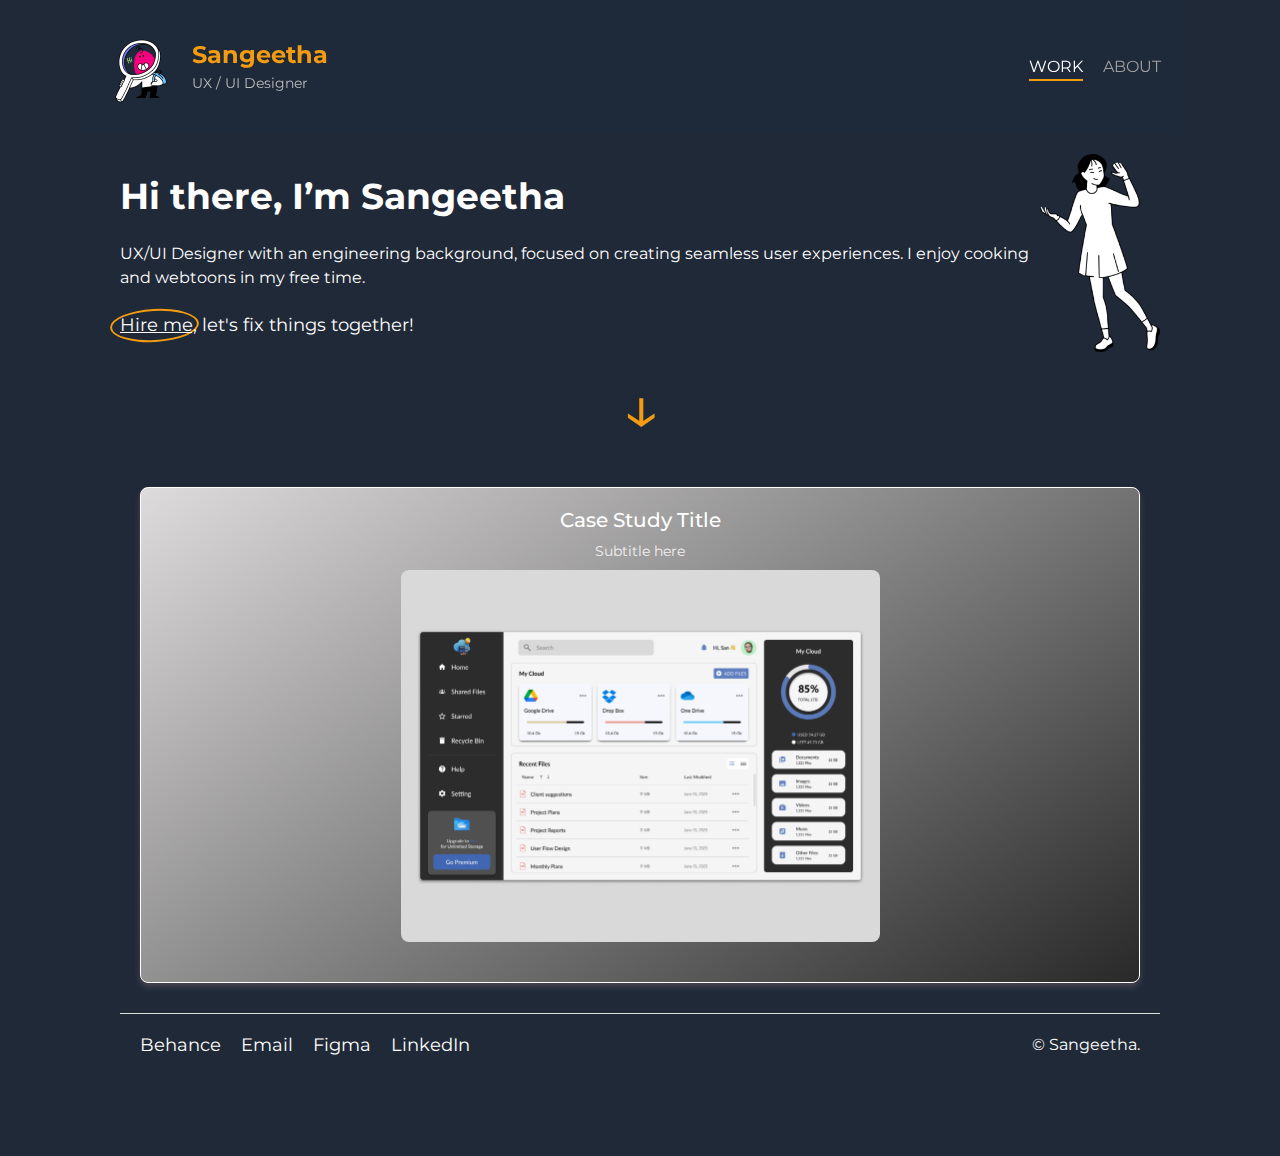
<file: index.html>
<!DOCTYPE html>
<html lang="en">
<head>
  <meta charset="UTF-8">
  <meta name="viewport" content="width=device-width, initial-scale=1.0">
  <title>Sangeetha Portfolio</title>
      <!-- Add the favicon code here -->
      <link rel="icon" href="favicon.ico" type="image/x-icon">
      <!-- You can add alternative formats if needed -->
      <link rel="icon" href="favicon.png" type="image/png">
      <link rel="icon" href="favicon.svg" type="image/svg+xml">
  <link href="https://fonts.googleapis.com/css2?family=Montserrat:wght@400;500;700&display=swap" rel="stylesheet">
  <link rel="stylesheet" href="styles.css">
</head>
<body>
  <div class="container">
    <!-- Header Section -->
    <header>
      <div class="logo">
        <img src="logo.png" alt="Sangeetha Logo" class="profile-icon">
        <div class="title">
          <h1>Sangeetha</h1>
          <p>UX / UI Designer</p>
        </div>
      </div>

       <!-- Mobile Menu Icon (Hamburger) -->
       <div class="menu-icon" id="menu-icon" onclick="toggleMenu()">
       <div class="bar"></div>
       <div class="bar"></div>
      </div>
      <nav>
        <ul id="nav-links">
          <li><a href="index.html" class="active">WORK</a></li>
          <li><a href="about.html">ABOUT</a></li>
        </ul>
      </nav>

      <script src="nav.js"></script>
    </header>

    <!-- Hero Section -->
    <section class="hero">
      <div class="hero-text">
        <h2>Hi there, I’m Sangeetha</h2>
        <p>
          UX/UI Designer with an engineering background, focused on creating seamless user experiences. 
          I enjoy cooking and webtoons in my free time.
        </p>
        <a href="mailto:sangeetha11701@gmail.com" class="link">Hire me,</a>  let's fix things together!
      </div>
      <div class="hero-illustration">
        <img src="illustration.png" alt="Illustration of Sangeetha">
      </div>
    </section>
    <!-- Down Arrow Icon -->
    <div class="arrow-container">
      <span class="down-arrow">↓</span>
    </div>
    <!-- Case Study Section -->
    <section class="case-study">
      <a href="https://your-link.com" class="case-study-card">
        <div class="inner-card">
          <h3>Case Study Title</h3>
          <p>Subtitle here</p>
          <img src="case-study-image.jpg" alt="Case Study Thumbnail" class="case-study-image">
        </div>
      </a>
    </section>
    <footer>
      <div class="footer-left">
          <a href="https://www.behance.net/sangeetsreedha" target="_blank">Behance</a>
          <!-- <a href="https://dribbble.com/san9eetha" target="_blank">Dribbble</a> -->
          <a href="mailto:sangeetha11701@gmail.com">Email</a>
          <a href="https://www.figma.com/@sangeethams" target="_blank">Figma</a>
          <a href="https://www.linkedin.com/in/sangeetha-602ab3225?lipi=urn%3Ali%3Apage%3Ad_flagship3_profile_view_base%3Bz6%2Fh%2FWsjSHeGFh8I1UbR%2FQ%3D%3D" target="_blank">LinkedIn</a>
      </div>
      <div class="footer-right">
          © Sangeetha.
      </div>
  </footer>  
  </div>
</body>
</html>
</file>
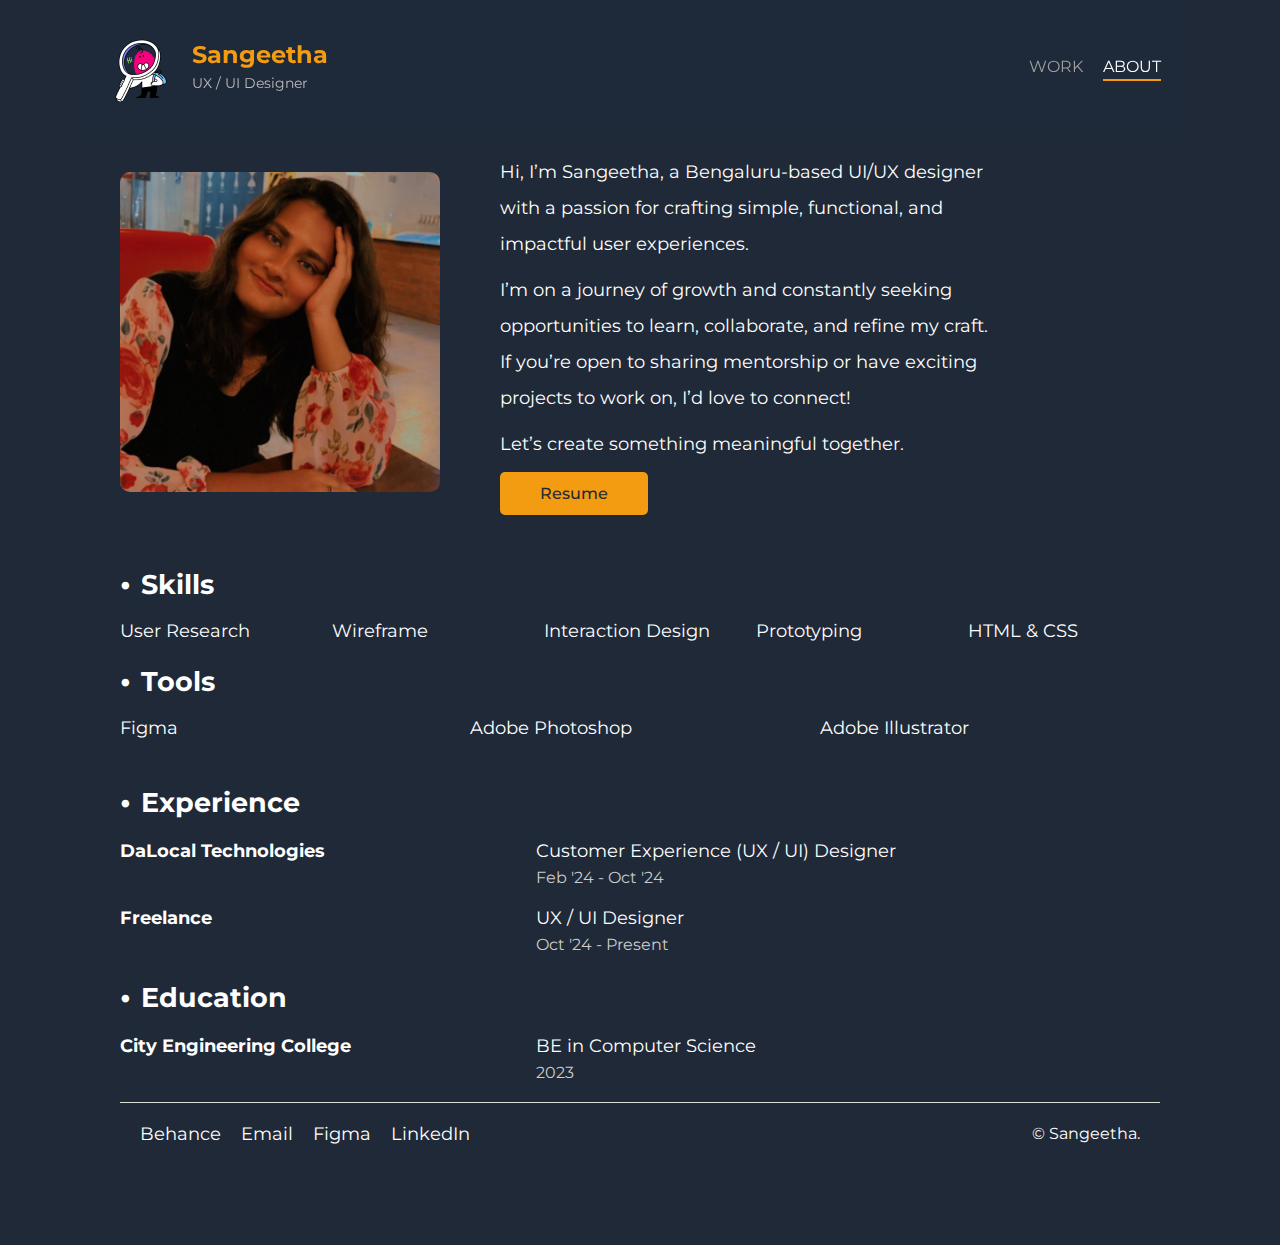
<file: about.html>
<!DOCTYPE html>
<html lang="en">
<head>
  <meta charset="UTF-8">
  <meta name="viewport" content="width=device-width, initial-scale=1.0">
  <title>Sangeetha Portfolio</title>
      <!-- Add the favicon code here -->
      <link rel="icon" href="favicon.ico" type="image/x-icon">
      <!-- You can add alternative formats if needed -->
      <link rel="icon" href="favicon.png" type="image/png">
      <link rel="icon" href="favicon.svg" type="image/svg+xml">
  <link href="https://fonts.googleapis.com/css2?family=Montserrat:wght@400;500;700&display=swap" rel="stylesheet">
  <link rel="stylesheet" href="styless.css">
</head>
<body>
  <div class="container">
    <!-- Header Section -->
    <header>
      <div class="logo">
        <img src="logo.png" alt="Sangeetha Logo" class="profile-icon">
        <div class="title">
          <h1>Sangeetha</h1>
          <p>UX / UI Designer</p>
        </div>
      </div>
      <!-- Mobile Menu Icon (Hamburger) -->
       <div class="menu-icon" id="menu-icon" onclick="toggleMenu()">
       <div class="bar"></div>
       <div class="bar"></div>
       </div>
        <nav>
          <ul id="nav-links">
         <li><a href="index.html" >WORK</a></li>
         <li><a href="about.html" class="active">ABOUT</a></li>
         </ul>
        </nav>

        <script src="nav.js"></script>
       </header>

    <!-- About Section -->
    <div class="about-section">
        <div class="about-image">
          <img src="Profile-2.jpg" alt="Profile Image" />
        </div>
        <div class="about-text">
          <p>
            Hi, I’m Sangeetha, a Bengaluru-based UI/UX designer with a passion for crafting simple, functional, and impactful user experiences.
          </p>
          <p>
            I’m on a journey of growth and constantly seeking opportunities to learn, collaborate, and refine my craft. If you’re open to sharing mentorship or have exciting projects to work on, I’d love to connect!
          </p>
          <p>Let’s create something meaningful together.</p>
          <button onclick="location.href='resume.pdf'">Resume</button>
        </div>
      </div>
      
     <!-- Skills Section -->
     <section id="skills-section">
        <h2>Skills</h2>
        <div class="skills-grid">
          <div>User Research</div>
          <div>Wireframe</div>
          <div>Interaction Design</div>
          <div>Prototyping</div>
          <div>HTML & CSS</div>
        </div>
      </section>

        <!-- tools Section -->
     <section id="tools-section">
        <h2>Tools</h2>
        <div class="tools-grid">
            <div>Figma</div>
            <div>Adobe Photoshop</div>
            <div>Adobe Illustrator</div>
        </div>
      </section>
          

      <!-- Experience Section -->
      <div class="experience-section">
        <h2>Experience</h2>
        <div class="experience-item">
          <div class="company">DaLocal Technologies</div>
          <div class="details">
            <div class="role">Customer Experience (UX / UI) Designer</div>
            <div class="dates">Feb '24 - Oct '24</div>
          </div>
        </div>
        <div class="experience-item">
          <div class="company">Freelance</div>
          <div class="details">
            <div class="role">UX / UI Designer</div>
            <div class="dates">Oct '24 - Present</div>
          </div>
        </div>
      </div>      

      <!-- Education Section -->
    <div class="education-section">
        <h2>Education</h2>
        <div class="education-item">
          <div class="company">City Engineering College</div>
          <div class="details">
            <div class="role">BE in Computer Science</div>
            <div class="dates">2023</div>
          </div>
        </div>
        
    <!-- Footer Section -->
    <footer>
      <div class="footer-left">
          <a href="https://www.behance.net/sangeetsreedha" target="_blank">Behance</a>
          <!-- <a href="https://dribbble.com/san9eetha" target="_blank">Dribbble</a> -->
          <a href="mailto:sangeetha11701@gmail.com">Email</a>
          <a href="https://www.figma.com/@sangeethams" target="_blank">Figma</a>
          <a href="https://www.linkedin.com/in/sangeetha-602ab3225?lipi=urn%3Ali%3Apage%3Ad_flagship3_profile_view_base%3Bz6%2Fh%2FWsjSHeGFh8I1UbR%2FQ%3D%3D" target="_blank">LinkedIn</a>
      </div>
      <div class="footer-right">
          © Sangeetha.
      </div>
    </footer> 
  </div>
</body>
</html>
</file>
<file: styles.css>
/* General Reset */
* {
  margin: 0;
  padding: 0;
  box-sizing: border-box;
 }

body {
  font-family: 'Montserrat', sans-serif;
  color: #fff;
  background: #1F2937;
  margin: 0;
  }

/* Container */
.container {
  max-width: 1200px;
  margin: 0 auto;
  padding-top: 24px;
  padding: 80px;
  padding-top: initial;
  }
  /* Header Section */
  header {
    position: fixed; /* Fix the header in place */
    top: 0; /* Ensure it's at the top */
    left: 80px;
    width: 86%;
    display: flex;
    justify-content: space-between;
    align-items: center;
    padding: 12px; /* Add padding instead of margin-bottom */
    background-color: rgba(30, 41, 59, 0.8); /* 80% opaque navy blue */
    z-index: 100; /* Keep it on top of other content */
  }

  body {
    margin: 0;
    padding-top: 12%; /* Adjust this to match your header height */
  }
  

.logo {
  display: flex;
  align-items: center;
}

.profile-icon {
  width: 82px;
  height: 82px;
  border-radius: 50%;
  margin-right: 10px;
  margin-block-start: 10px;
}

.title h1 {
  font-size: 24px;
  margin-bottom: 5px;
  color: #f39c12;
}

.title p {
  font-size: 14px;
  color: #bbb;
}

nav ul {
  list-style: none;
  display: flex;
  gap: 20px;
}

nav ul li a {
  text-decoration: none;
  color: #9e9e9e;
  font-size: 16px;
  position: relative;
}

nav ul li a.active,
nav ul li a:hover {
  color: #fff;
}

nav ul li a.active::after,
nav ul li a:hover::after {
  content: "";
  display: block;
  width: 100%;
  height: 2px;
  background: #f39c12;
  position: absolute;
  bottom: -5px;
  left: 0;
}

/* Smooth scrolling */
html {
  scroll-behavior: smooth;
}

/* Hero Section Styling */
.hero {
  display: flex;
  justify-content: space-between;
  align-items: center;
}

.hero-text h2 {
  font-size: 36px;
  margin-bottom: 24px;
}

.hero-text p {
  font-size: 16px;
  margin-bottom: 24px;
  line-height: 1.5;
}

/* Link Styling with Circular Effect */
.hero-text a {
  text-decoration: underline;
  color: #ffffff;
  font-weight: 400;
  position: relative;
}

.hero-text a::before {
  content: '';
  position: absolute;
  top: -5px;
  left: -10px;
  width: 110%;
  height: 130%;
  border: 2px solid #f39c12;
  border-radius: 50%;
  z-index: -1;
  background: none;
  transform: rotate(-3deg);
}

.hero-illustration img {
  max-width: 120px;
}

/* Down Arrow Styling */
.arrow-container {
  display: flex;
  justify-content: center;
  align-items: center;
  height: 100px; /* Adjust based on your design */
}

.down-arrow {
  font-size: 78px;
  color: #f39c12;
  animation: float 2s infinite; /* Adjusted timing for smooth animation */
}

/* Floating Animation */
@keyframes float {
  0% {
    transform: translateY(0);
  }
  50% {
    transform: translateY(-10px);
  }
  100% {
    transform: translateY(0);
  }
}

/* Case Study Section */
.case-study {
  display: flex;
  justify-content: center;
  align-items: center;
  padding: 30px 0;
}

/* Outer Case Study Card */
.case-study-card {
  background: linear-gradient(145deg, #dddbdb, #292929);
  border-radius: 8px;
  box-shadow: 0 4px 6px rgba(170, 139, 139, 0.3);
  padding: 20px;
  text-align: left;
  max-width: 1000px;
  max-height: 500px;
  width: 100%;
  border: 1px solid #ffffff;
  text-decoration: none;
  display: block; /* Makes the entire card clickable */
  transition: transform 0.2s ease, box-shadow 0.2s ease;
}

.case-study-card:hover {
  transform: translateY(-5px);
  box-shadow: 0 8px 12px rgba(170, 139, 139, 0.5);
}

/* Inner Card Styling */
.inner-card {
  display: flex;
  border-radius: 8px;
  flex-direction: column;
  align-items: center;
}

/* Image Inside Card */
.case-study-image {
  width: 50%;
  height: auto;
  border-radius: 8px;
  margin-bottom: 20px;
}

/* Title Inside Card */
.case-study-card h3 {
  margin: 0;
  font-size: 20px;
  font-weight: 500;
  color: #ffffff;
}

/* Subtitle Inside Card */
.case-study-card p {
  font-size: 14px;
  color: #f2f0f0;
  margin: 10px 0;
}

/* Arrow Link Styling (Optional, if needed inside the card) */
.case-study-card .arrow-link {
  text-decoration: none;
  color: #fdfbf9;
  font-size: 24px;
  font-weight: 700;
  display: inline-block;
  margin-top: 10px;
}

/* Footer */
footer {
  border-top-color: #fdfbf9;
  display: flex;
  justify-content: space-between;
  align-items: center;
  padding-left: 10px;
  padding-right: 10px;
  padding-top: 50px;
  color: #fff;
  border-top: 0.5px solid #dadfda;
}

.footer-left a {
  margin-right: 15px;
  color: #fff;
  text-decoration: none;
}

.footer-left a:hover {
  text-decoration: underline;
}

.footer-right {
  font-size: 16px;
}

/* Mobile Devices (Small screens) */
@media screen and (max-width: 767px) {
  header {
    left: 0; /* Remove left offset for mobile */
    width: 100%; /* Make the header full-width */
  }

  body {
    font-size: 14px;
  }

  .container {
    padding: 40px;
  }

  .logo {
    
    justify-content: flex-start;
    align-items: center;
    text-align: left;
  }

  .profile-icon {
    width: 50px;
    height: 50px;
    margin-bottom: px;
  }

  .title h1 {
    font-size: 14px;
    margin-bottom: 5px;
  }
  
  .title p {
    font-size: 10px;
    color: #bbb;
  }

  /* Mobile Navigation */
  nav ul {
    display: none; /* Hide default nav links */
  }

  .menu-icon {
    display: flex; /* Show menu icon on mobile */
    cursor: pointer;
    flex-direction: column;
    gap: 5px;
    margin-left: auto; /* Push hamburger icon to the right */
    padding-right: 10px; /* Add 40px padding to the right */
  }

  .menu-icon .bar {
    width: 24px;
    height: 3px;
    background-color: #fff;
    border-radius: 5px;
  }

  /* Mobile Menu Links */
  #nav-links {
    display: none;
    position: absolute;
    top: 60px;
    right: 20px;
    background-color: #1f2937;
    flex-direction: column;
    gap: 10px;
    padding: 10px;
    border-radius: 8px;
    box-shadow: 0px 4px 6px rgba(0, 0, 0, 0.2);
  }

  #nav-links li a {
    color: #fff;
    font-size: 18px;
  }

  /* Show Menu when "show" class is added */
    #nav-links.show {
      display: flex;
  }

  .hero {
    flex-direction: column;
    text-align: center;
  }

  .hero-text h2 {
    font-size: 24px;
  }

  .hero-text p {
    font-size: 14px;
  }

  .hero-illustration img {
    padding-top: 38px;
    max-width: 82px;
  }

  .down-arrow {
    font-size: 48px;
  }

  .case-study-card {
    max-width: 100%;
    padding: 15px;
  }

  footer {
    flex-direction: column;
    align-items: center;
    text-align: center;
    padding: 30px;
  }

  .footer-left a {
    margin-bottom: 18px;
  }

    .footer-right {
      margin-top: 20px;
    }
  }


/* Tablet Devices (Medium screens) */
@media screen and (min-width: 768px) and (max-width: 1024px) {
 
  
  body {
    font-size: 16px;
  }

  header {
    padding: 15px;
  }

  .hero-text h2 {
    font-size: 28px;
  }

  .down-arrow {
    font-size: 56px;
  }

  footer {
    padding: 20px;
  }

  .footer-left a {
    margin-right: 12px;
  }
}

/* Desktop Devices (Large screens) */
@media screen and (min-width: 1025px) {
  body {
    font-size: 18px;
  }

  header {
    padding: 20px;
  }

  .hero-text h2 {
    font-size: 36px;
  }

  .down-arrow {
    font-size: 68px;
  }

  footer {
    padding: 20px;
  }

  .footer-left a {
    margin-right: 15px;
  }
}
</file>
<file: styless.css>
/* General Reset */
* {
    margin: 0;
    padding: 0;
    box-sizing: border-box;
  }
  
  body {
    font-family: 'Montserrat', sans-serif;
    color: #fff;
    background: #1F2937;
    margin: 0;
  }
  
  /* Container */
  .container {
    max-width: 1200px;
    margin: 0 auto;
    padding-top: 24px;
    padding: 80px;
    padding-top: initial;
  }
  
  /* Header Section */
  header {
    position: fixed; /* Fix the header in place */
    top: 0; /* Ensure it's at the top */
    left: 80px;
    width: 86%;
    display: flex;
    justify-content: space-between;
    align-items: center;
    padding: 12px; /* Add padding instead of margin-bottom */
    background-color: rgba(30, 41, 59, 0.8); /* 80% opaque navy blue */
    z-index: 100; /* Keep it on top of other content */
  }

  body {
    margin: 0;
    padding-top: 12%; /* Adjust this to match your header height */
  }
  

.logo {
  display: flex;
  align-items: center;
}

.profile-icon {
  width: 82px;
  height: 82px;
  border-radius: 50%;
  margin-right: 10px;
  margin-block-start: 10px;
}

.title h1 {
  font-size: 24px;
  margin-bottom: 5px;
  color: #f39c12;
}

.title p {
  font-size: 14px;
  color: #bbb;
}

nav ul {
  list-style: none;
  display: flex;
  gap: 20px;
}

nav ul li a {
  text-decoration: none;
  color: #9e9e9e;
  font-size: 16px;
  position: relative;
}

nav ul li a.active,
nav ul li a:hover {
  color: #fff;
}

nav ul li a.active::after,
nav ul li a:hover::after {
  content: "";
  display: block;
  width: 100%;
  height: 2px;
  background: #f39c12;
  position: absolute;
  bottom: -5px;
  left: 0;
}

/* Smooth scrolling */
html {
  scroll-behavior: smooth;
}

    /* About Section */
  .about-section {
    display: flex;
    align-items: center;
    gap: 60px; /* Space between the image and text */
    padding-bottom: 50px;
    color: #ffffff; /* White text */
  }
  
  .about-image img {
    width: 320px;
    height: 320px;
    border-radius: 10px;
    background-color: #f5f5f5; /* Light pink background for placeholder */
  }
  
  .about-text {
    max-width: 500px;
  }
  
  /*.about-text h1 {
    font-size: 1.8rem;
    margin-bottom: 10px;
    font-weight: 600;
  }/*/
  
  .about-text p {
    margin-bottom: 10px;
    line-height: 2;
    
  }
  
  button {
    background-color: #f39c12;
    border-color: #f39c12;
    color: #1F2937;
    font-family: 'Montserrat', sans-serif;
    font-weight: 500;
    border: 8px;
    padding: 12px 40px;
    cursor: pointer;
    font-size: 1rem;
    border-radius: 5px;
    transition: background-color 0.3s;
    
  }
  
  button:hover {
    background-color: #edeae6;
    color: #1F2937;
    border-color: #f39c12;
  }
  
  .skills-grid {
    display: flex;
     /* Allows items to wrap to the next line */
    /* Evenly distributes items with equal spacing */
    gap: 20px; /* Space between items */
    padding-bottom: 20px;
  }

  .skills-grid div {
    flex: 1 1 calc(40% - 20px); /* Adjust width to take up one-third minus gap */
    text-align: match-patent; /* Center-align text */
    padding-top: 18px;
  }

  h2::before {
    content: "•"; /* Dot icon */
    margin-right: 10px; /* Space between the dot and the text */
    font-size: 30px;
    color: #fff;
  }

  .tools-grid {
    display: flex;
     /* Allows items to wrap to the next line */
    /* Evenly distributes items with equal spacing */
    gap: 10px; /* Space between items */
    padding-bottom: 20px;
  }

  .tools-grid div {
    flex: 1 1 calc(40% - 20px); /* Adjust width to take up one-third minus gap */
    text-align: match-patent; /* Center-align text */
    padding-top: 18px;
  }

  .experience-section {
    display: flex;
    flex-direction: column;
    gap: 20px; /* Space between each experience item */
    color: #ffffff; /* White text */
    padding-top: 24px;
  }
  
  .experience-item {
    display: flex;
    justify-content: space-between;
    align-items: flex-start;
  }
  
  .company {
    font-weight: bold;
    width: 40%; /* Adjust width of the left column */
  }
  
  .details {
    text-align: left;
    width: 60%; /* Adjust width of the right column */
  }
  
  .role {
    margin-bottom: 5px; /* Space between role and dates */
  }
  
  .dates {
    color: #cccccc; /* Slightly lighter text color for dates */
    font-size: 0.9em; /* Smaller font size for dates */
  }
  
  .education-section {
    display: flex;
    flex-direction: column;
    gap: 20px; /* Space between each experience item */
    color: #ffffff; /* White text */
    padding-top: 24px;
  }
  
  .education-item {
    display: flex;
    justify-content: space-between;
    align-items: flex-start;
  }
  
  .company {
    font-weight: bold;
    width: 40%; /* Adjust width of the left column */
  }
  
  .details {
    text-align: left;
    width: 60%; /* Adjust width of the right column */
  }
  
  .role {
    margin-bottom: 5px; /* Space between role and dates */
  }
  
  .dates {
    color: #cccccc; /* Slightly lighter text color for dates */
    font-size: 0.9em; /* Smaller font size for dates */
  }
  

/* Footer */
footer {
  border-top-color: #fdfbf9;
  display: flex;
  justify-content: space-between;
  align-items: center;
  padding-left: 10px;
  padding-right: 10px;
  padding-top: 20px;
  color: #fff;
  border-top: 0.5px solid #dadfda;
}

.footer-left a {
  margin-right: 15px;
  color: #fff;
  text-decoration: none;
}

.footer-left a:hover {
  text-decoration: underline;
}

.footer-right {
  font-size: 16px;
}

/* Mobile Devices (Small screens) */
@media screen and (max-width: 767px) {
  header {
    left: 0; /* Remove left offset for mobile */
    width: 100%; /* Make the header full-width */
  }

  body {
    font-size: 14px;
  }

  .container {
    padding: 40px;
  }

  .logo {
    
    justify-content: flex-start;
    align-items: center;
    text-align: left;
  }

  .profile-icon {
    width: 50px;
    height: 50px;
    margin-bottom: px;
  }

  .title h1 {
    font-size: 14px;
    margin-bottom: 5px;
  }
  
  .title p {
    font-size: 10px;
    color: #bbb;
  }

  /* Mobile Navigation */
  nav ul {
    display: none; /* Hide default nav links */
  }

  .menu-icon {
    display: flex; /* Show menu icon on mobile */
    cursor: pointer;
    flex-direction: column;
    gap: 5px;
    margin-left: auto; /* Push hamburger icon to the right */
    padding-right: 10px; /* Add 40px padding to the right */
  }

  .menu-icon .bar {
    width: 24px;
    height: 3px;
    background-color: #fff;
    border-radius: 5px;
  }

  /* Mobile Menu Links */
  #nav-links {
    display: none;
    position: absolute;
    top: 60px;
    right: 20px;
    background-color: #1f2937;
    flex-direction: column;
    gap: 10px;
    padding: 10px;
    border-radius: 8px;
    box-shadow: 0px 4px 6px rgba(0, 0, 0, 0.2);
  }

  #nav-links li a {
    color: #fff;
    font-size: 18px;
  }

  /* Show Menu when "show" class is added */
    #nav-links.show {
      display: flex;
  }

/* About Section - Mobile */
  .about-section {
    flex-direction: column; /* Stack items vertically */
    gap: 20px; /* Reduce gap between image and text */
    text-align: center; /* Center-align text for better readability */
  }

  .about-image img {
    width: 260px; /* Reduce image size for smaller screens */
    height: 260px; /* Maintain aspect ratio */
    margin: auto; /* Center the image */
  }

  .about-text {
    max-width: 100%; /* Allow text to take full width */
    text-align: center;
   
  }

  .about-text p {
    line-height: 1.6; /* Adjust line height for readability */
    margin-bottom: 15px; /* Add space between paragraphs */
  }

  button {
    width: 60%; /* Make button full width */
    padding: 12px 20px; /* Adjust padding for smaller screens */
    font-size: 1rem; /* Maintain font size */
    margin-bottom: 20px; /* Add space between button and text */
    background-position: center;
    button:hover {
      background-color: #f39c12;
      color: #fff;
    }
  }

  /* Skills Section - Mobile */
  .skills-section, .tools-section {
    padding: 10px; /* Reduce padding */
    text-align: center; /* Center-align text */
    
  }

  .skills-grid,
  .tools-grid {
    flex-direction: column; /* Stack skills and tools vertically */
    gap: 0px; /* Adjust gap between items */
    
  }

  .skills-grid div,
  .tools-grid div {
    padding: 10px 0; /* Add padding for spacing */
    
  }

  /* Experience Section - Mobile */
  .experience-section {
    gap: 15px; /* Adjust gap between items */
    padding: 0 0 20px;
  }

  .experience-item {
    /* Stack items vertically */
    align-items: flex-start; /* Align items to the left */
    text-align: left; /* Ensure text is aligned left */
    gap: 10px; /* Add spacing between columns */
  }

  .company {
    width: 100%; /* Full width for mobile */
  }

  .details {
    width: 100%; /* Full width for mobile */
  }

  footer {
    flex-direction: column;
    align-items: center;
    text-align: center;
    padding: 30px;
  }

  .footer-left a {
    margin-bottom: 18px;
  }

  .footer-right {
    margin-top: 20px;
  }
}

/* Tablet Devices (Medium screens) */
@media screen and (min-width: 768px) and (max-width: 1024px) {
  header {
    left: 0; /* Align header to the left */
    width: 100%; /* Ensure it spans the full width */
    gap: 10px; /* Add spacing between elements */
    padding: 12px 16px; /* Adjust padding for better alignment */
    background-color: rgba(30, 41, 59, 0.9); /* Slightly darker for tablets if needed */
  }
}
  body {
    font-size: 16px;
  }

  header {
    padding: 15px;
  }

  footer {
    padding: 20px;
  }

  .footer-left a {
    margin-right: 12px;
  }

/* Desktop Devices (Large screens) */
@media screen and (min-width: 1025px) {
  body {
    font-size: 18px;
  }

  header {
    padding: 20px;
  }
  footer {
    padding: 20px;
  }

  .footer-left a {
    margin-right: 15px;
  }
}
</file>
